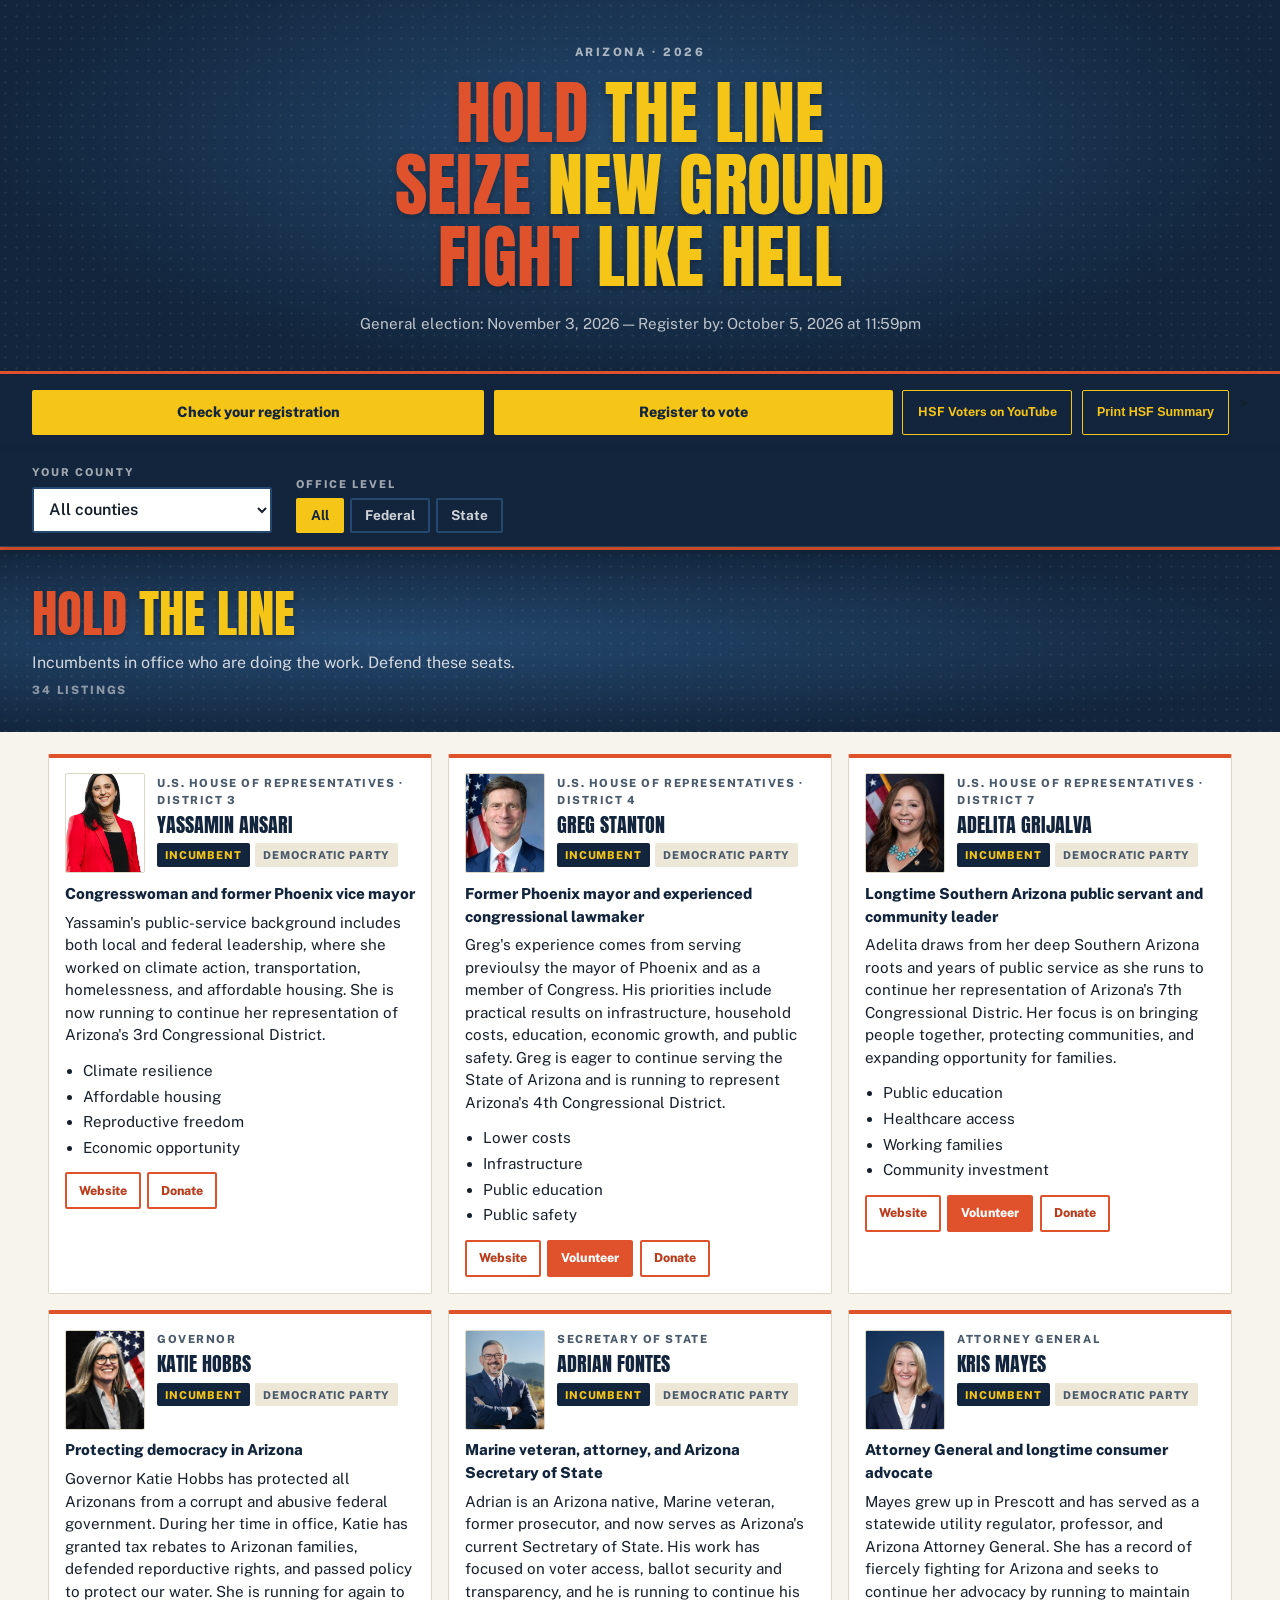
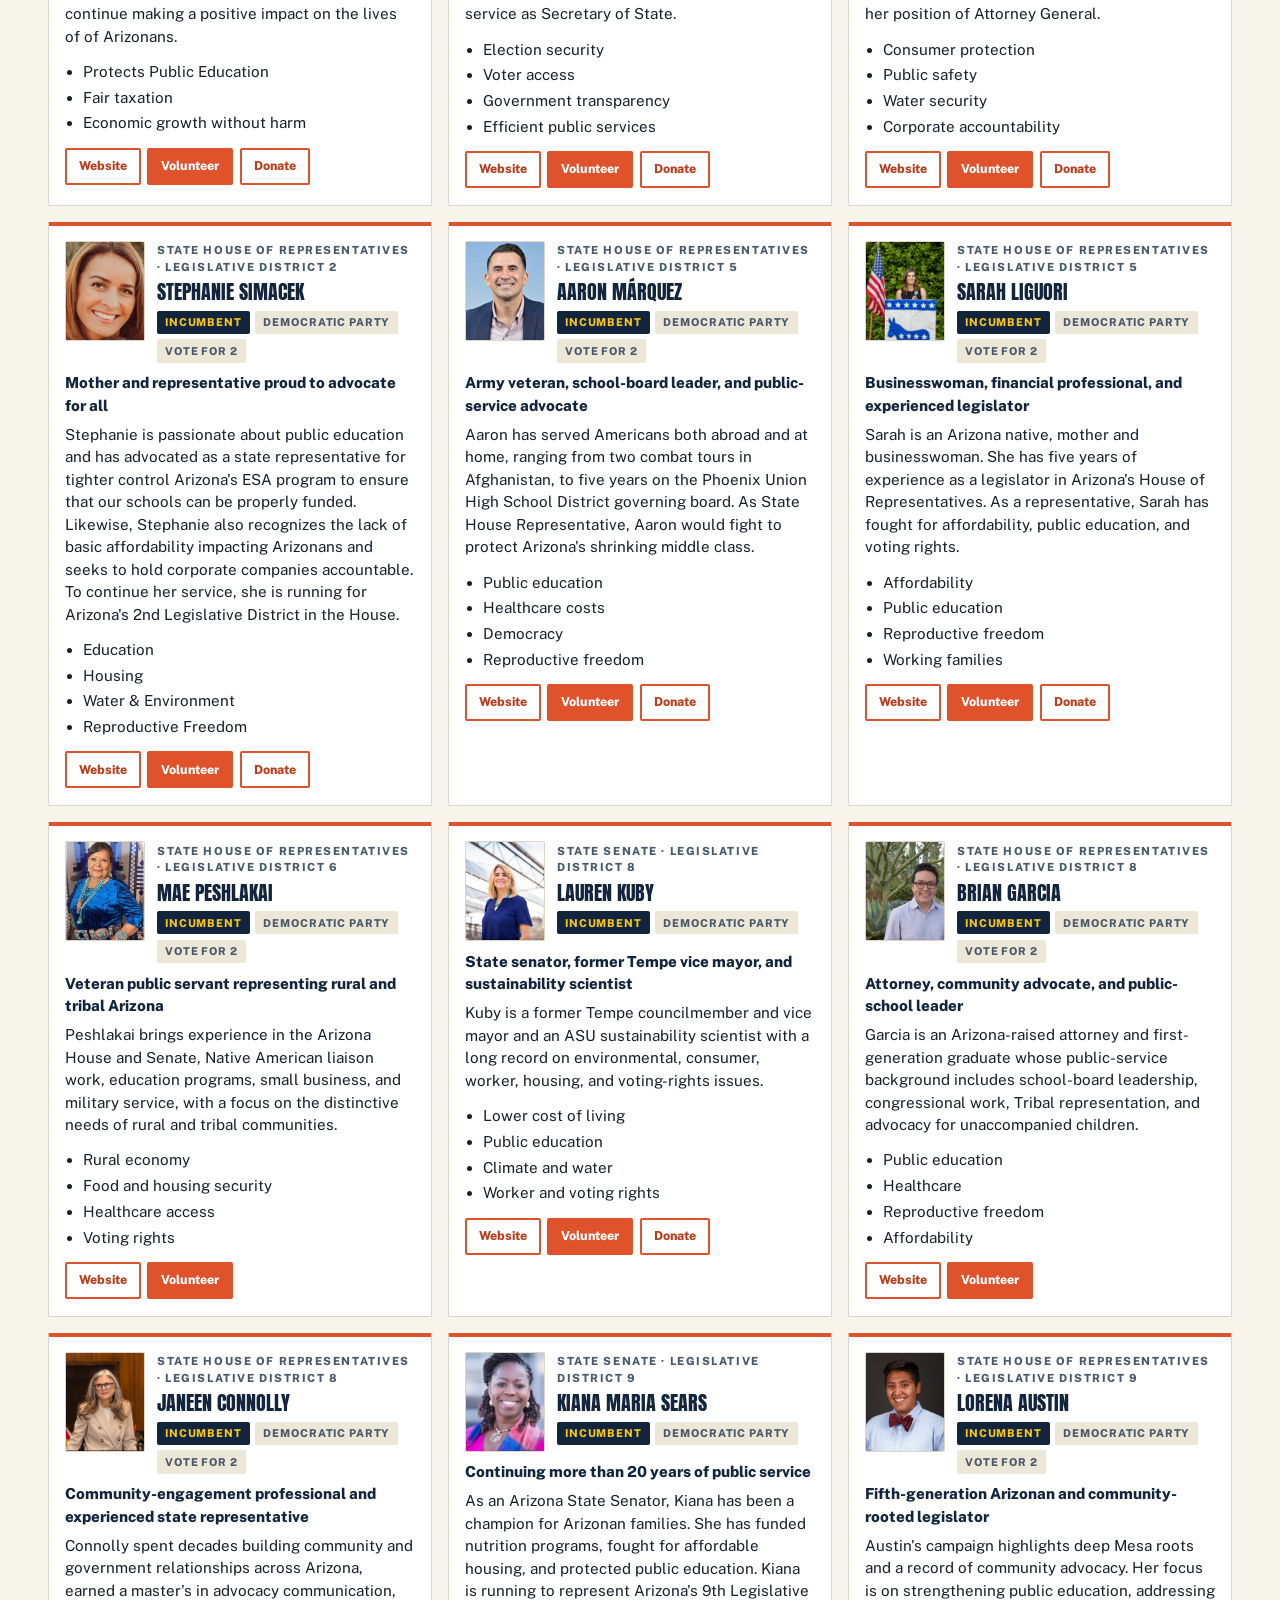
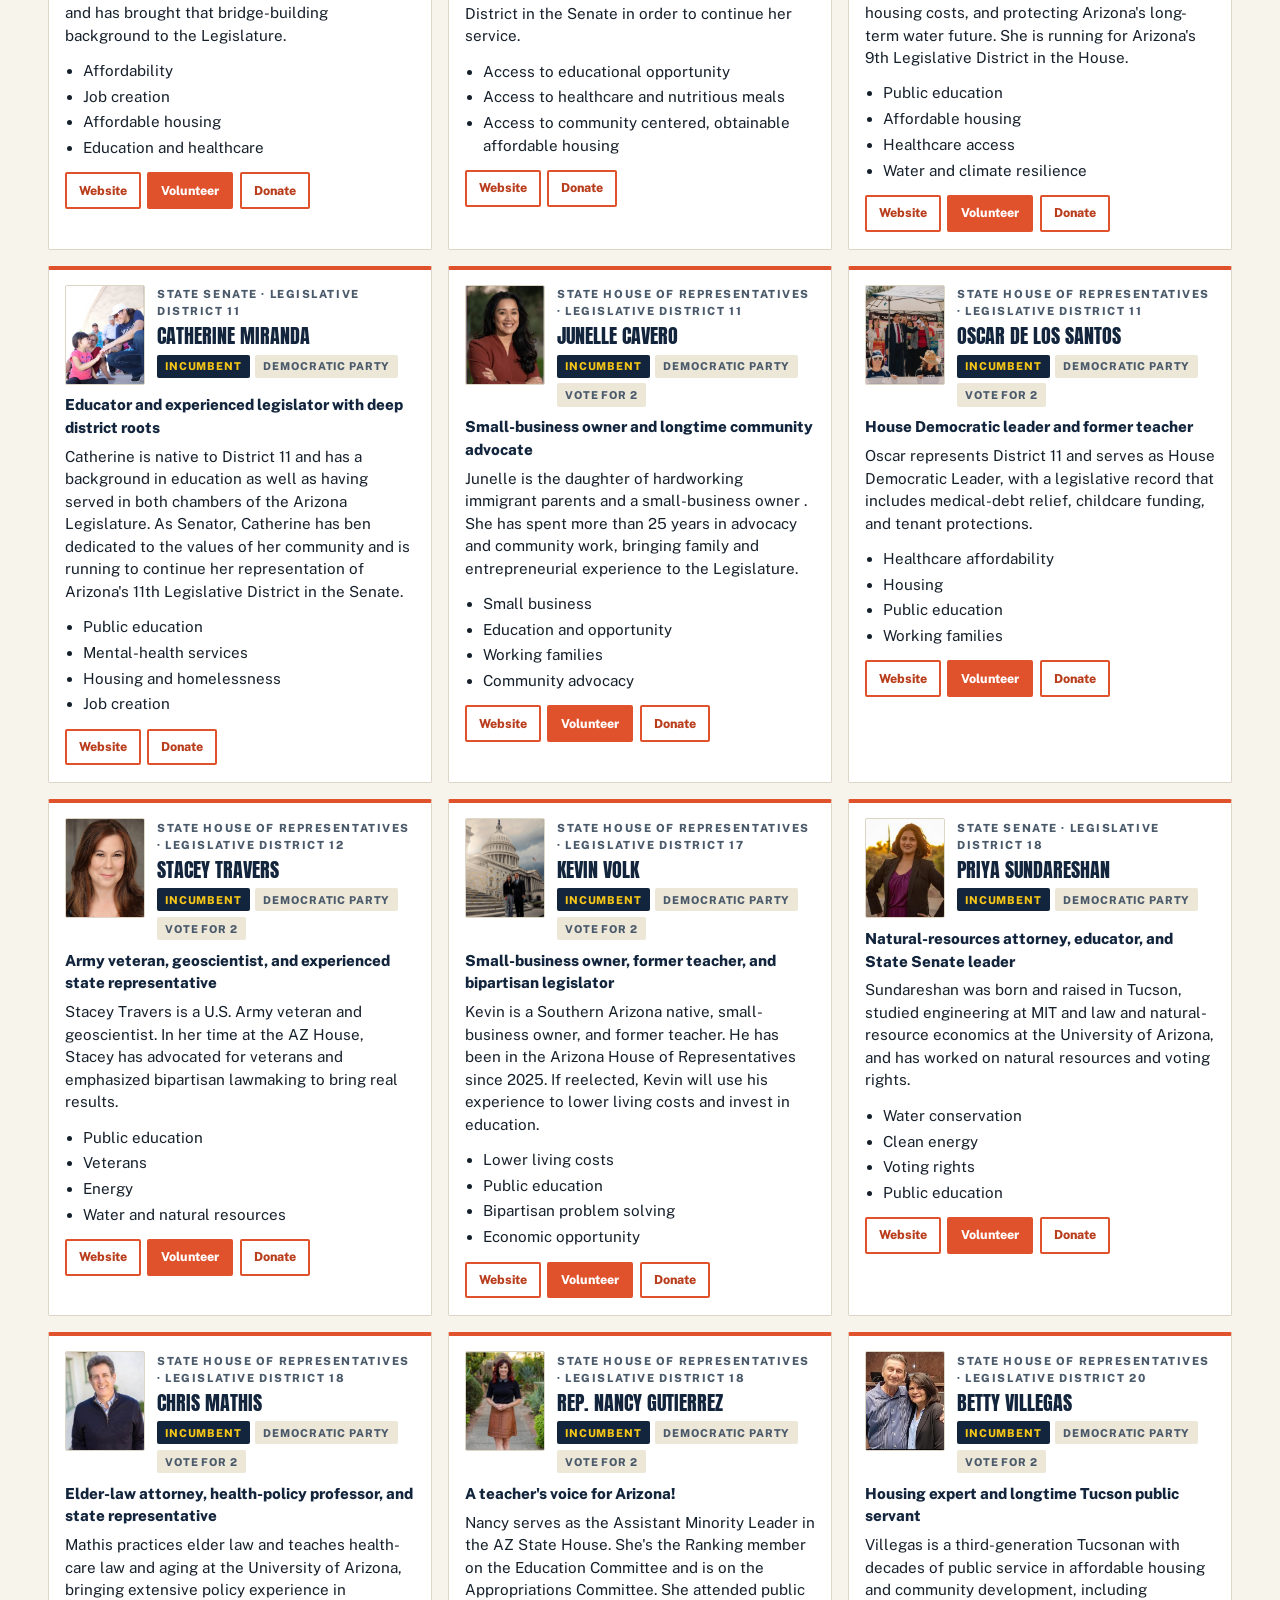
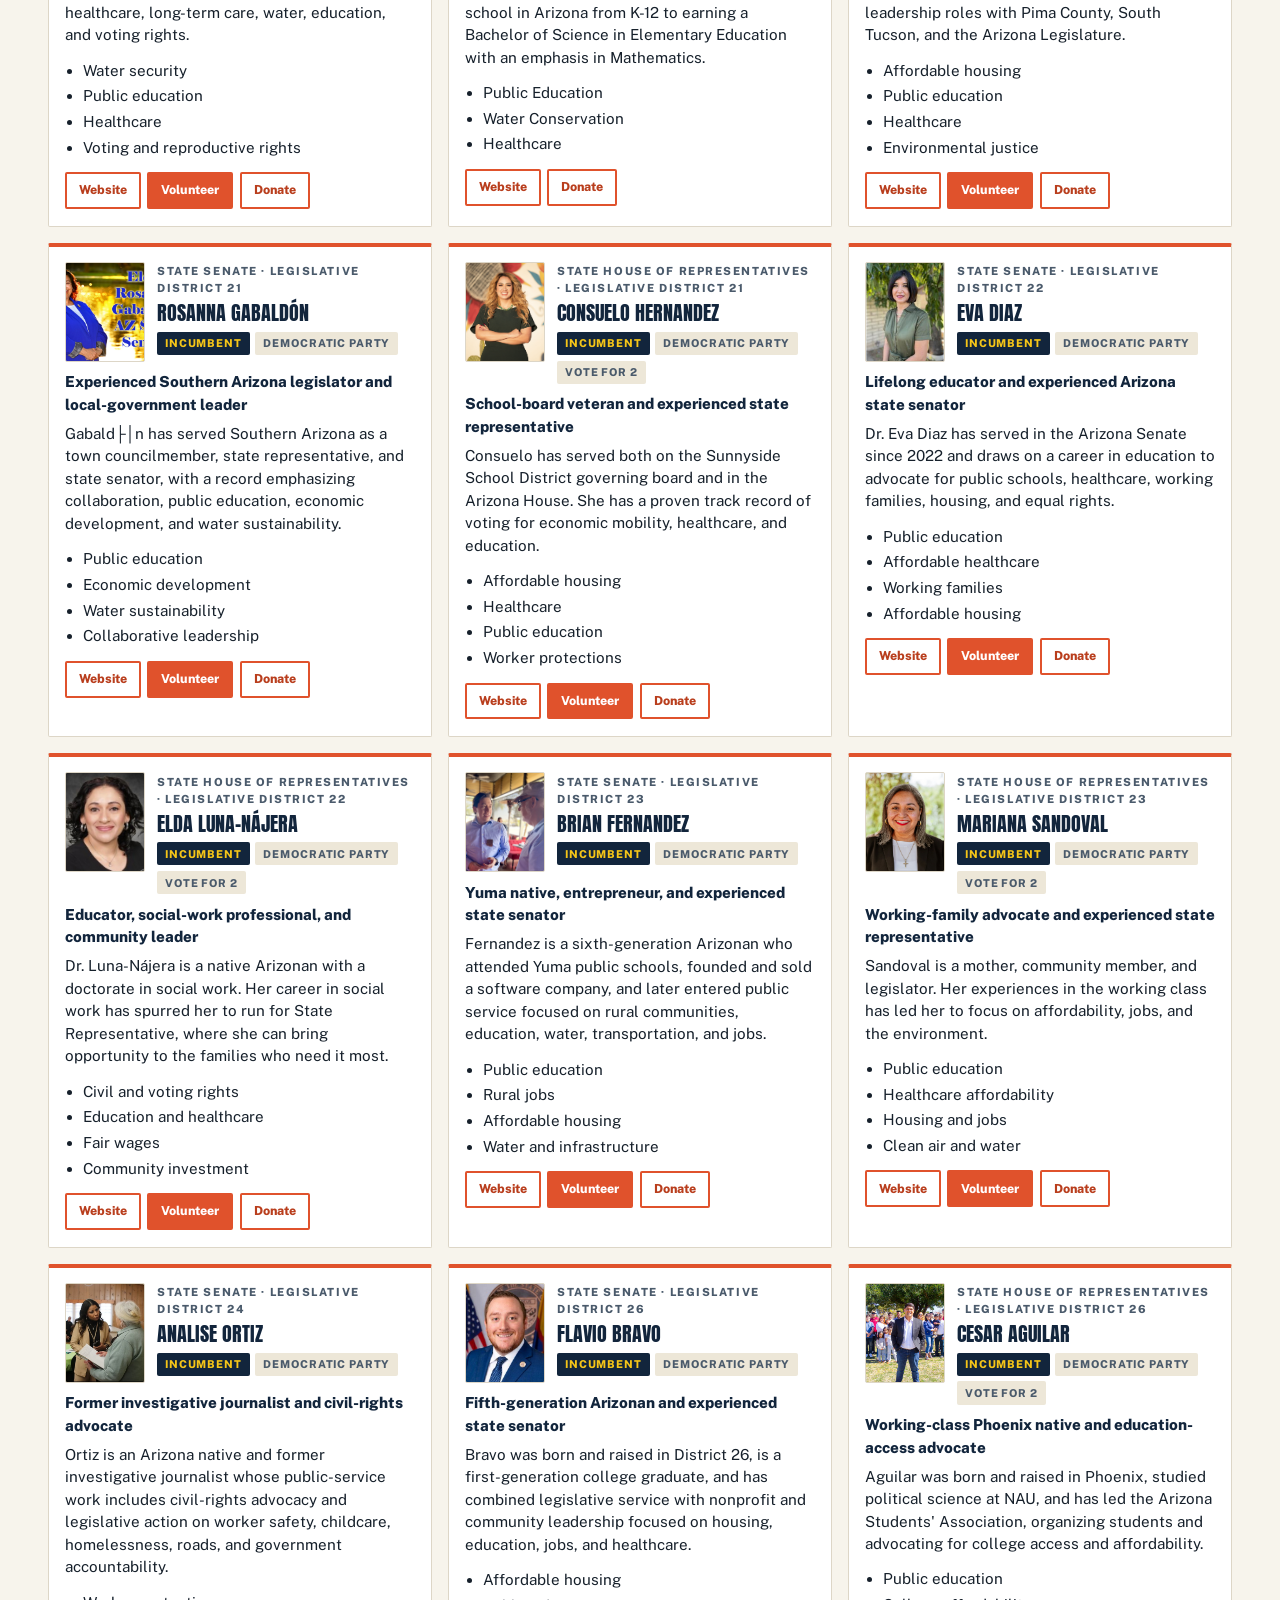
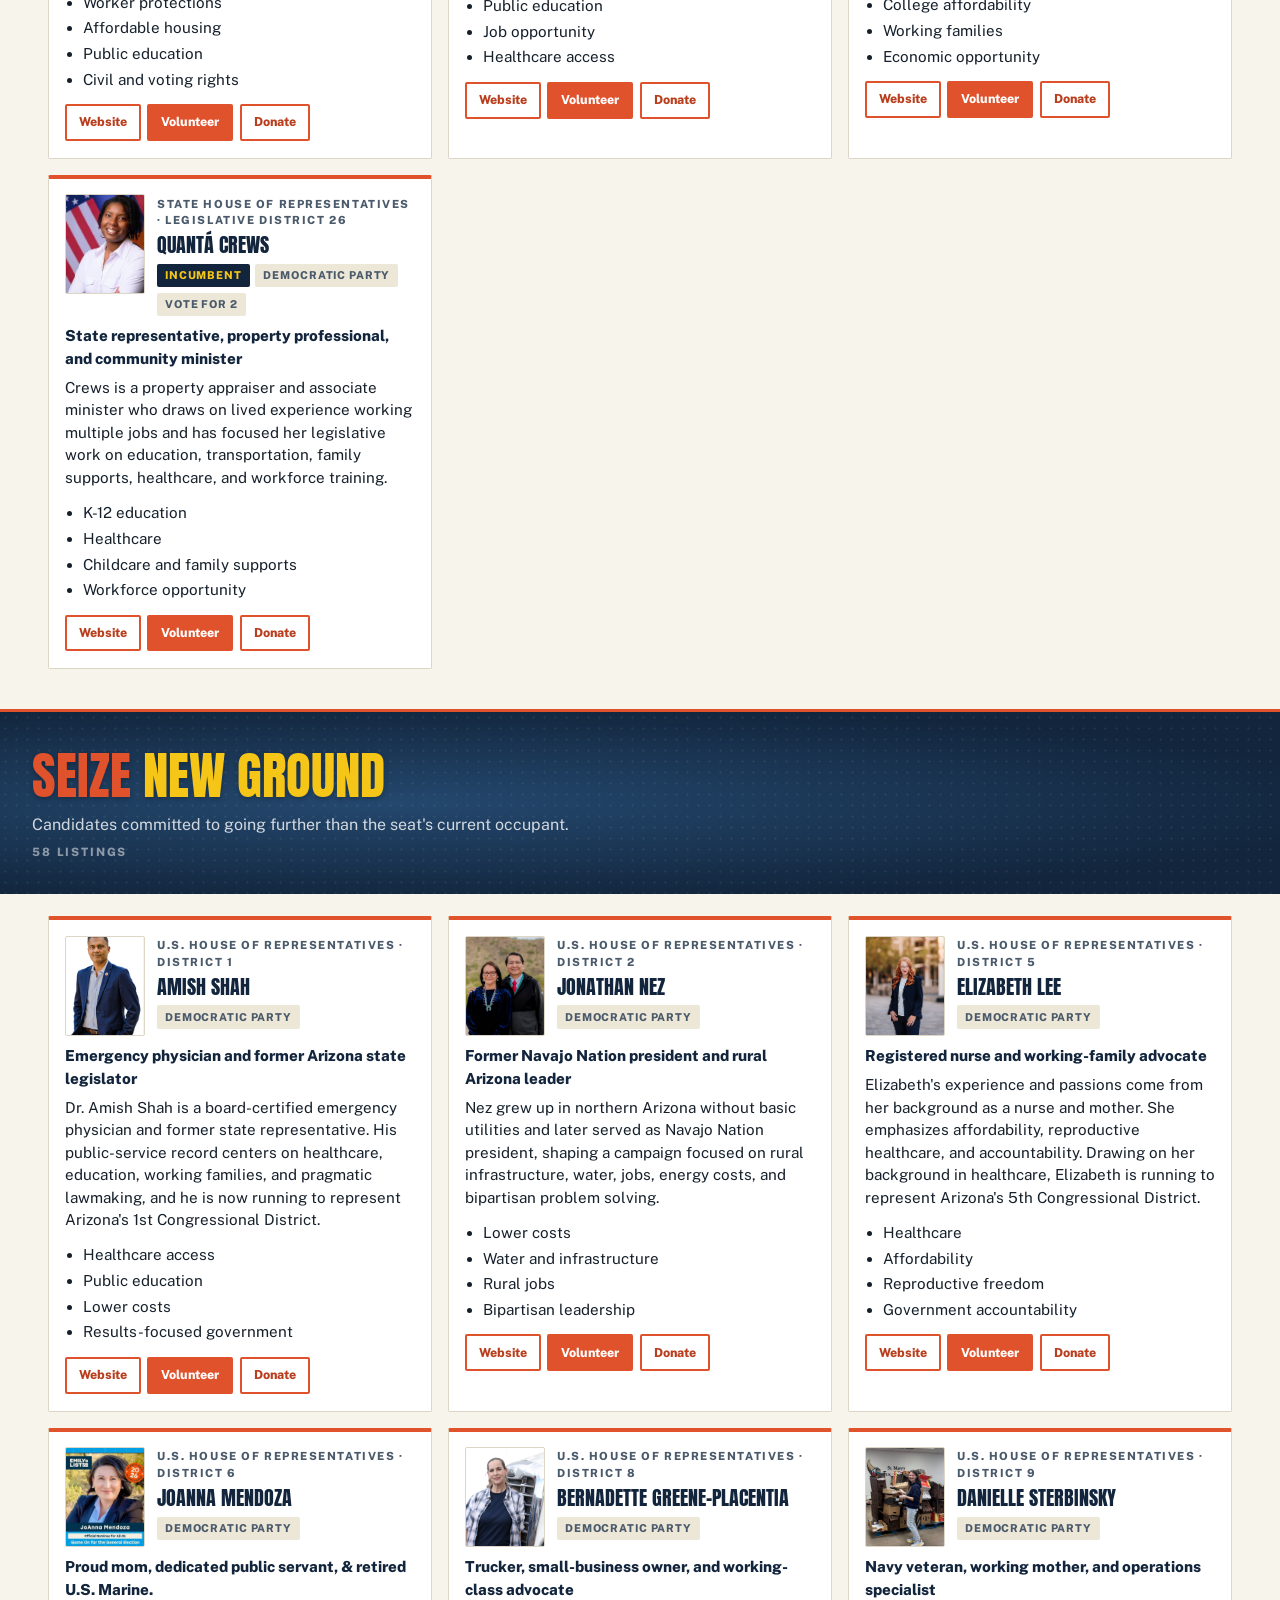
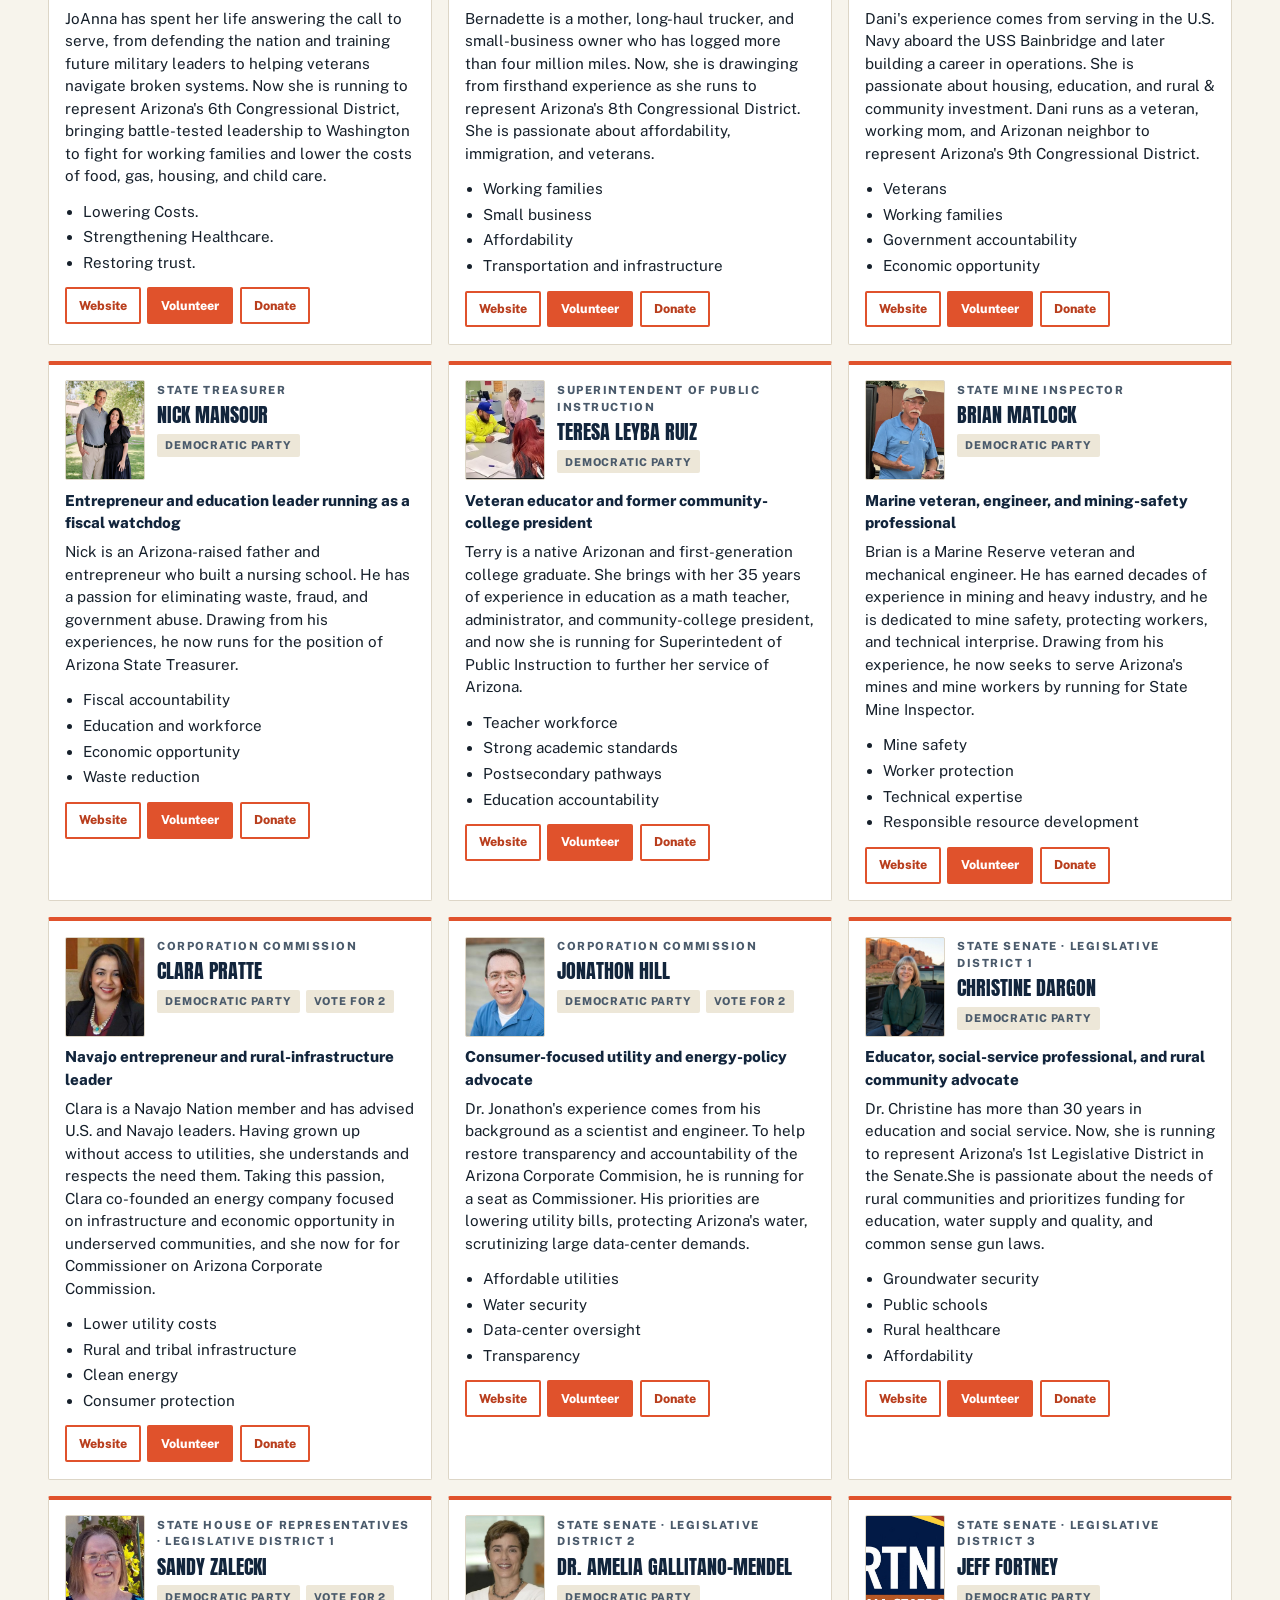
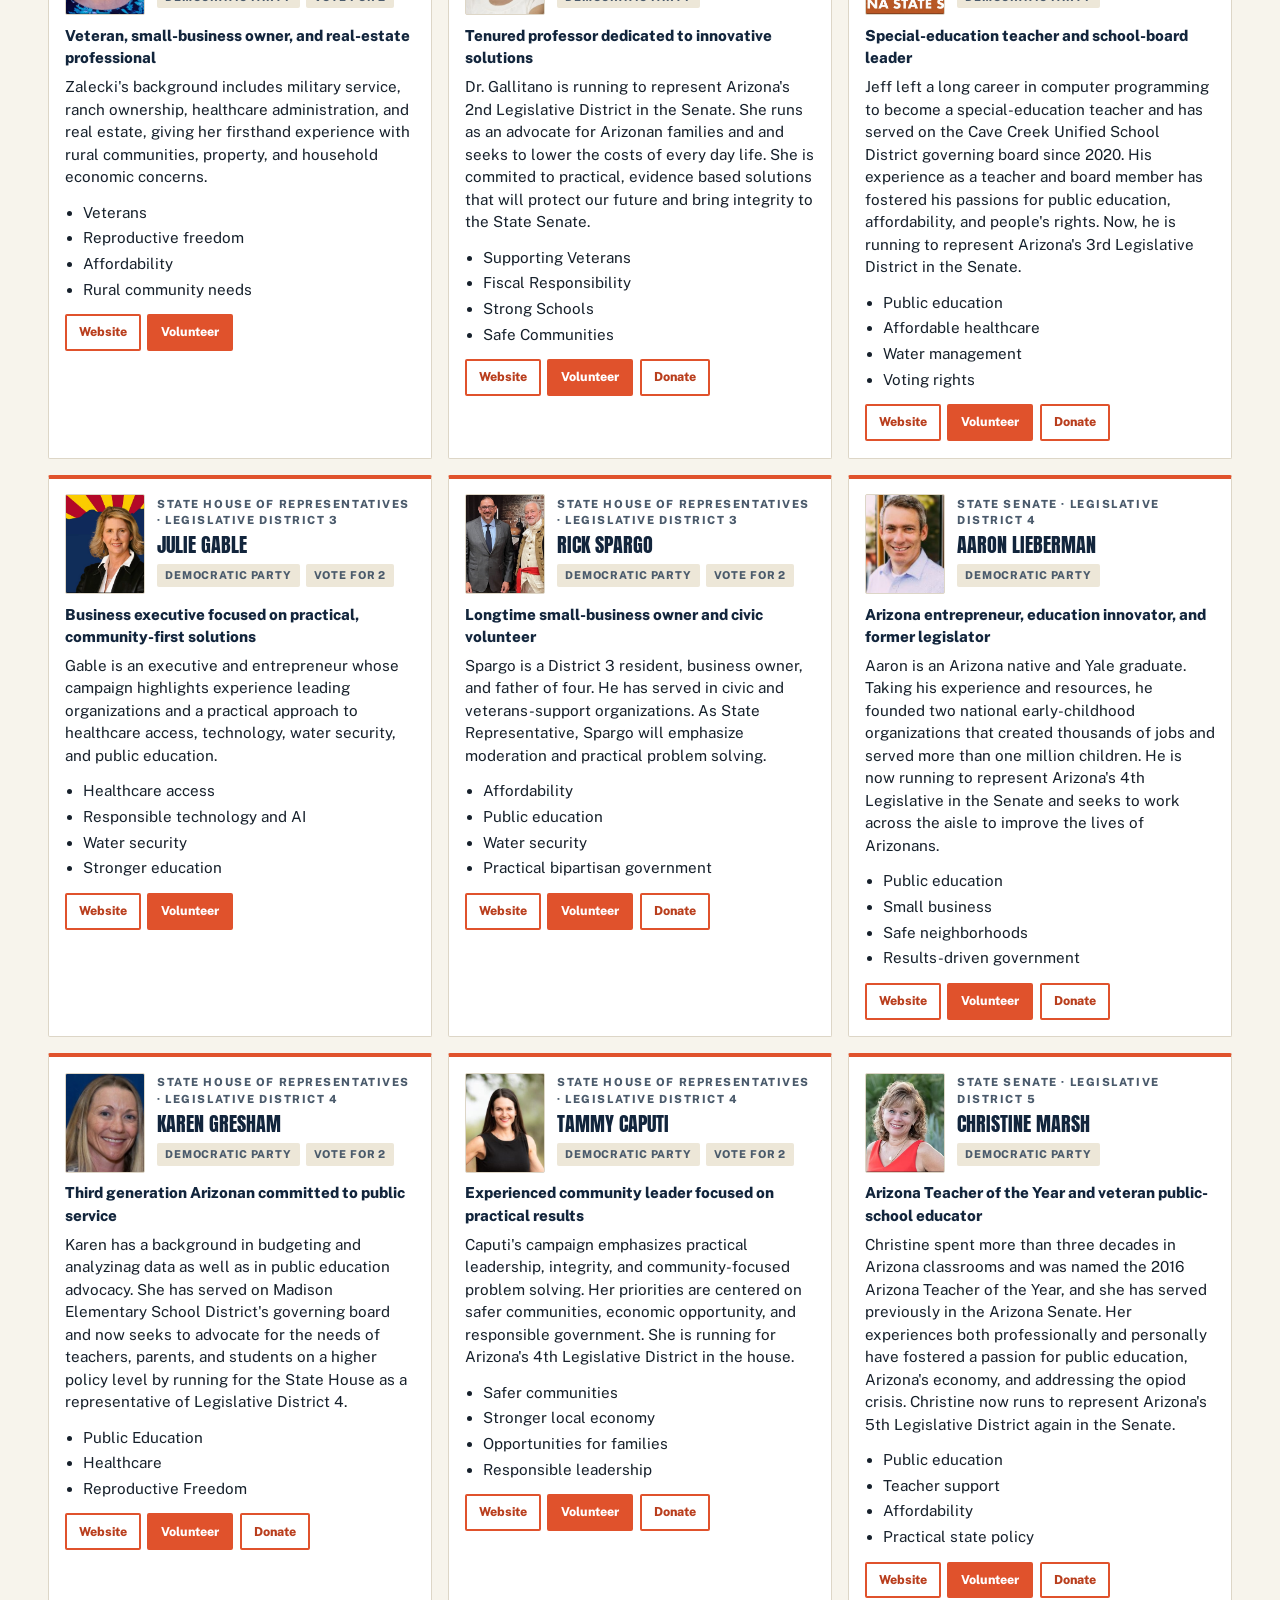
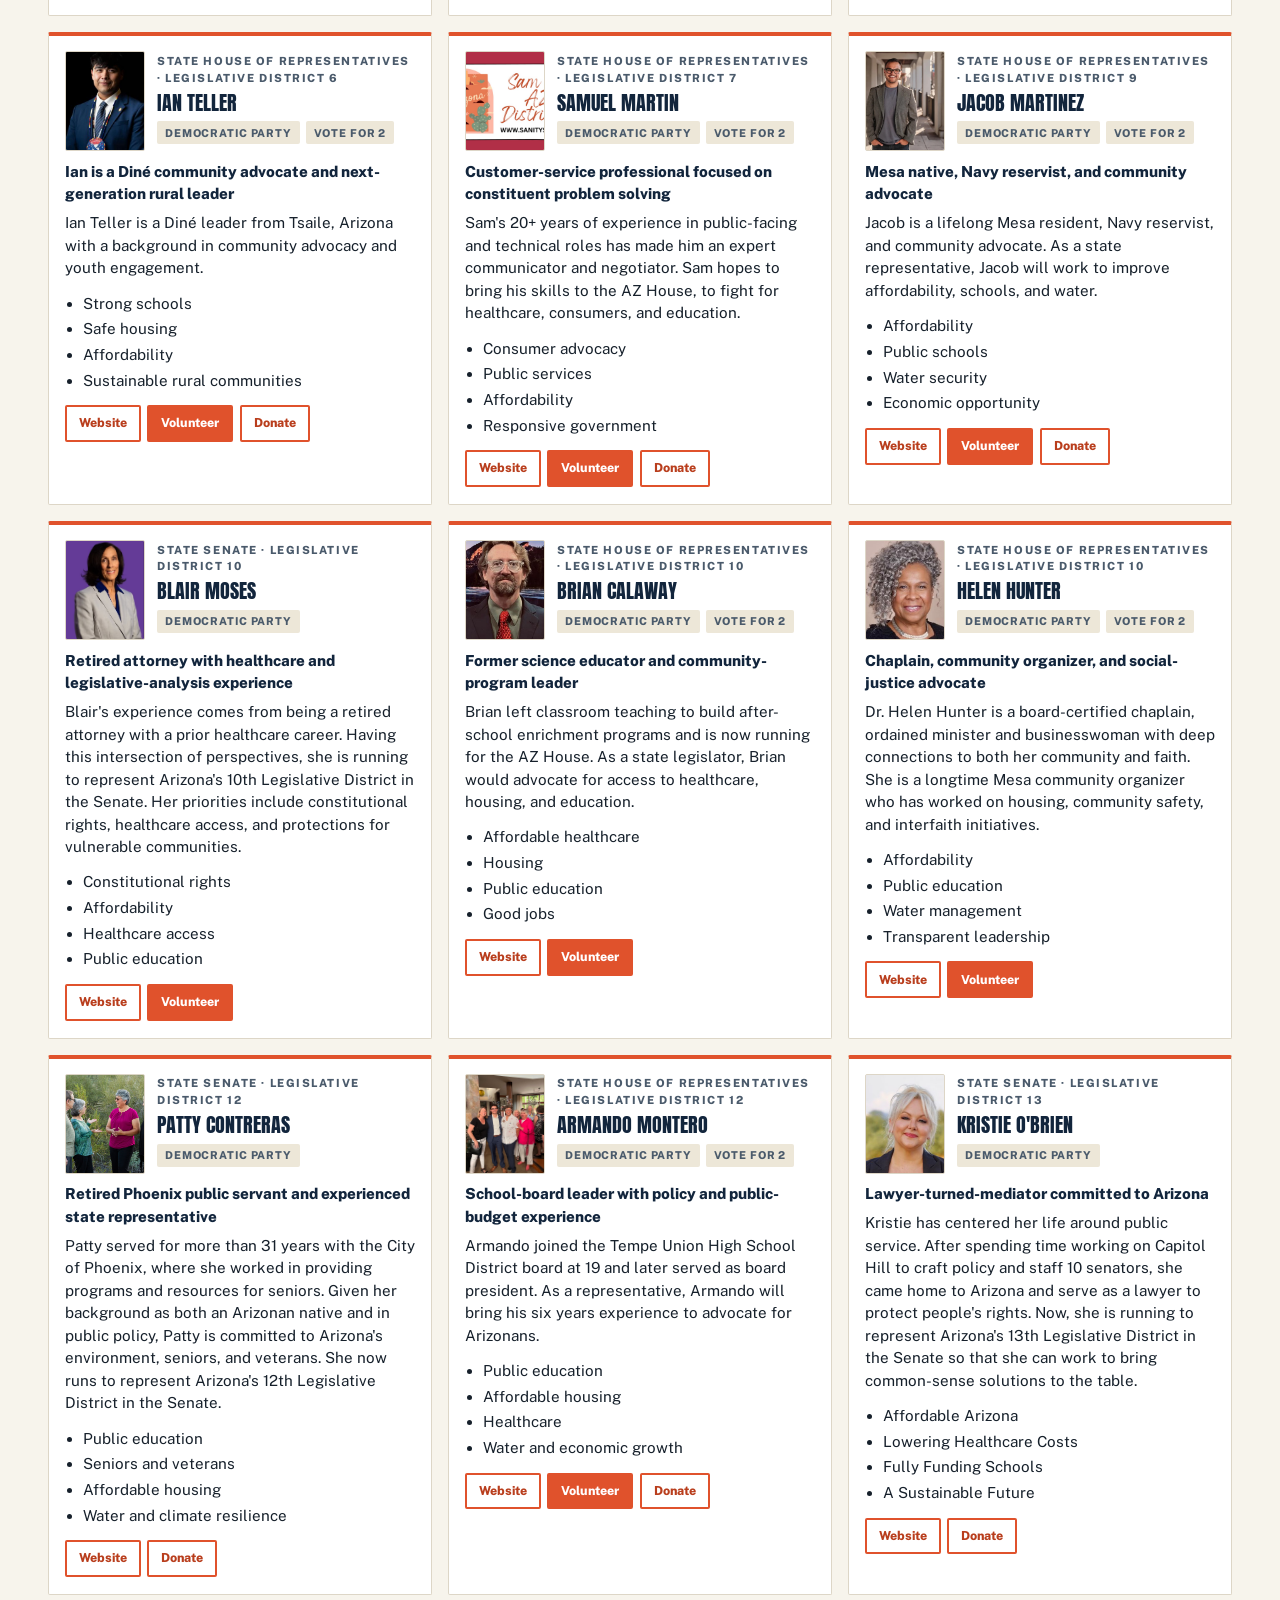
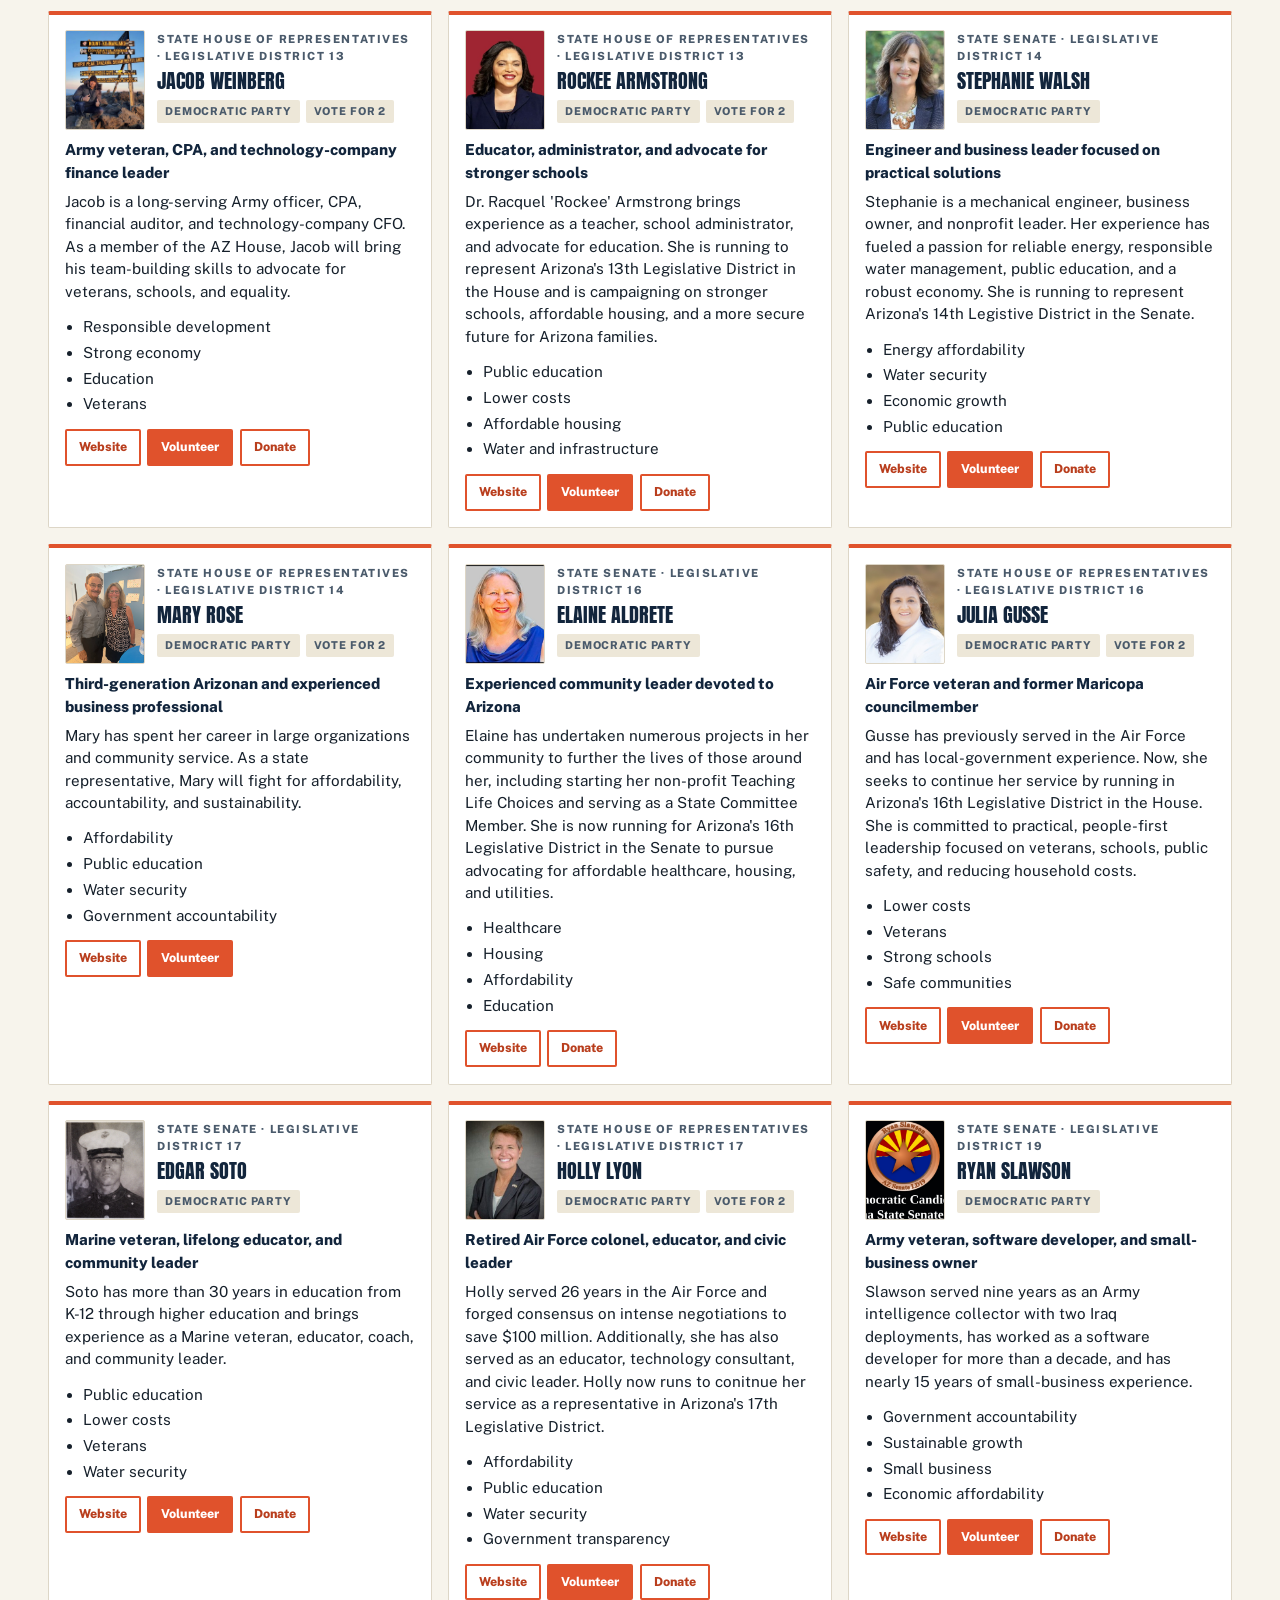
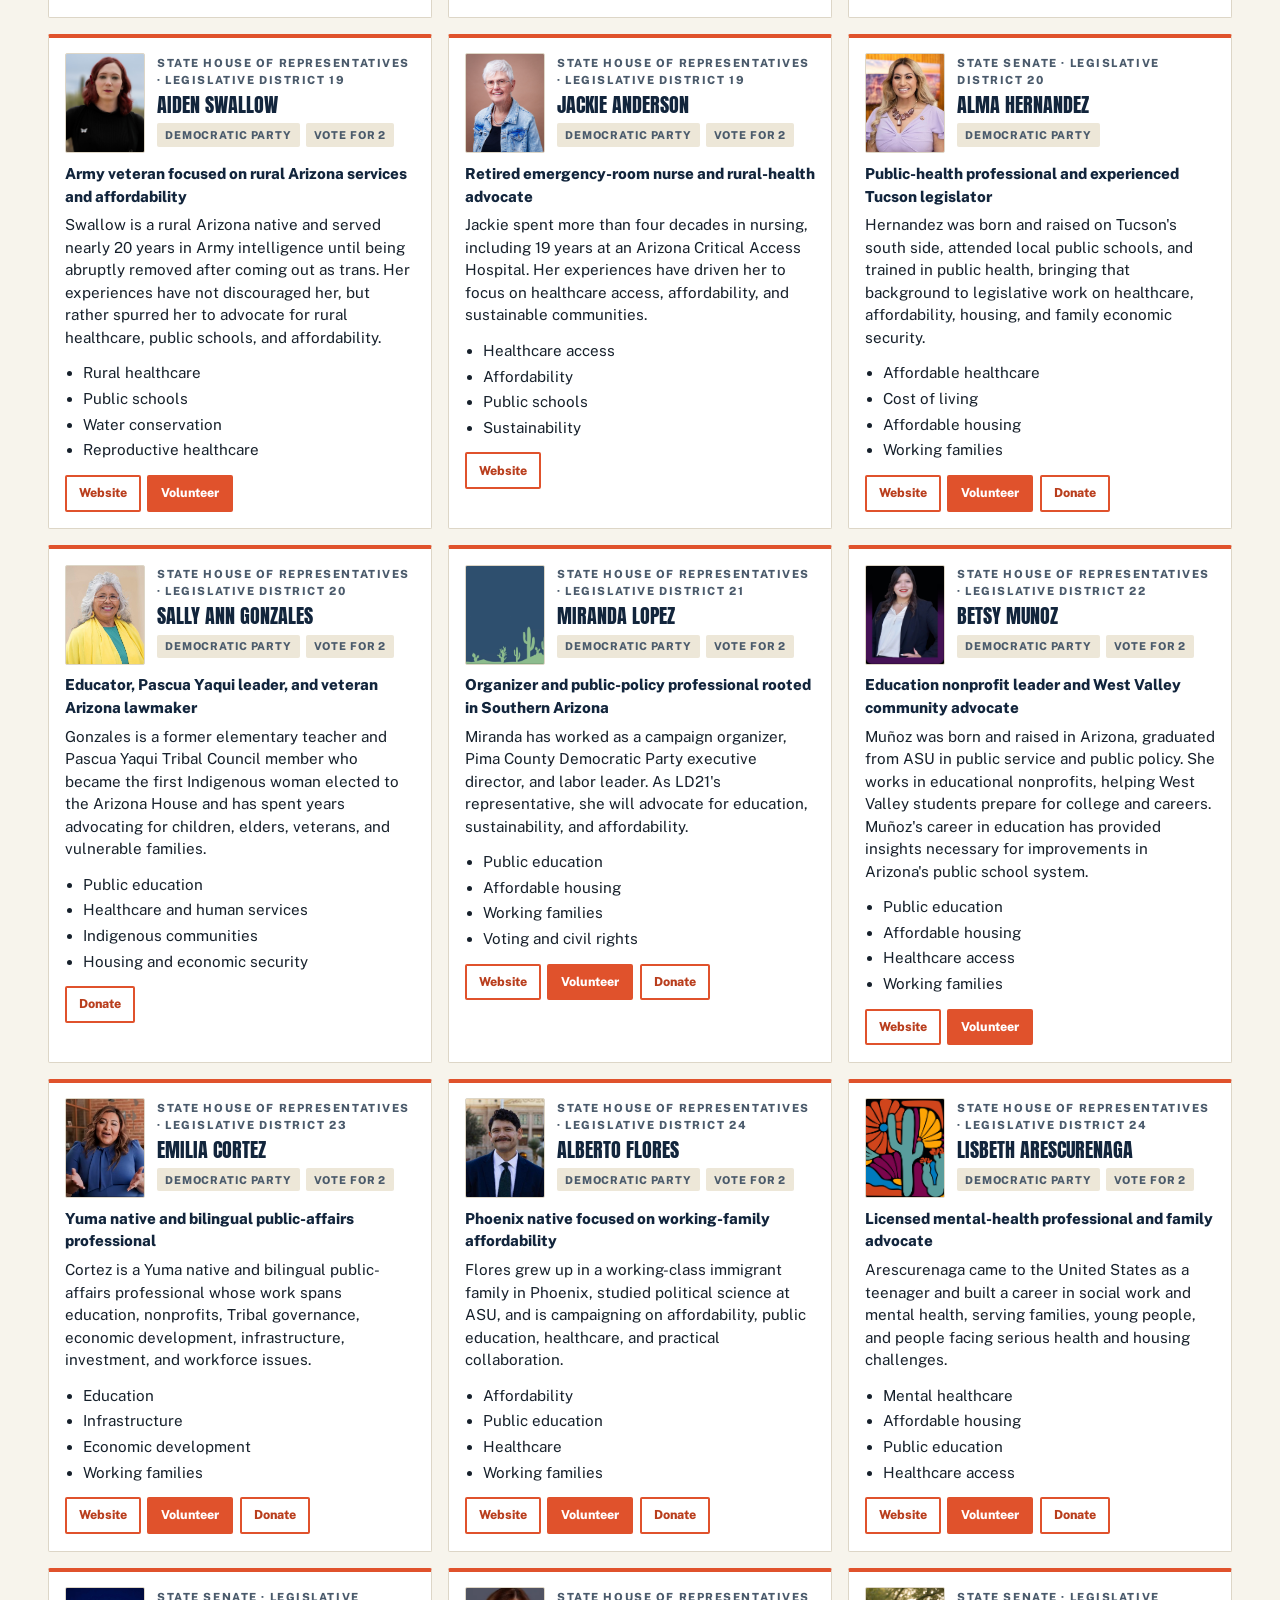
<file: index.html>
<!DOCTYPE html>
<html lang="en">
<head>
<meta charset="utf-8">
<meta name="viewport" content="width=device-width, initial-scale=1">
<title>HSF Voter Guide</title>
<meta name="description" content="Arizona voter guide. Hold the Line. Seize New Ground. Fight Like Hell.">

<meta property="og:title" content="HSF Voter Guide">
<meta property="og:description" content="Hold the Line. Seize New Ground. Fight Like Hell.">
<meta property="og:type" content="website">

<link rel="preconnect" href="https://fonts.googleapis.com">
<link rel="preconnect" href="https://fonts.gstatic.com" crossorigin>
<link href="https://fonts.googleapis.com/css2?family=Anton&family=Public+Sans:ital,wght@0,400;0,600;0,800;1,400&display=swap" rel="stylesheet">

<link rel="stylesheet" href="styles.css?v=7">
</head>
<body>

<a class="skip-link" href="#main">Skip to the guide</a>

<!-- ============ MASTHEAD ============ -->
<header class="masthead">
  <div class="masthead-inner">
    <p class="eyebrow" id="cycle-line">Arizona</p>
    <h1 class="wordmark">
      <span class="wm-line"><span class="lead">Hold</span> the Line</span>
      <span class="wm-line"><span class="lead">Seize</span> New Ground</span>
      <span class="wm-line"><span class="lead">Fight</span> Like Hell</span>
    </h1>
    <p class="masthead-sub" id="masthead-sub"></p>
  </div>
</header>

<!-- ============ VOTER TOOLS ============ -->
<section class="voter-tools" aria-label="Voter registration tools">
  <div class="tools-inner">
    <span id="voter-tools" style="display:contents"></span>
        <button class="toolbtn toolbtn-quiet" id="print-btn" type="button" onclick="window.print()">Print HSF Summary</button>>
  </div>
</section>

<!-- ============ FILTER BAR ============ -->
<nav class="filterbar" aria-label="Filter the guide">
  <div class="filterbar-inner">

    <div class="filter-group">
      <label class="filter-label" for="county-select">Your county</label>
      <select id="county-select" class="county-select"></select>
    </div>

    <div class="filter-group filter-group-levels" id="level-group">
      <span class="filter-label" id="level-label">Office level</span>
      <div class="chiprow" role="group" aria-labelledby="level-label" id="level-chips"></div>
    </div>

  </div>
</nav>

<!-- ============ MAIN ============ -->
<main id="main">
<div class="print-header" aria-hidden="true">
  <svg width="120" height="40" viewBox="0 0 120 40"><rect x="1" y="1" width="118" height="38" fill="none" stroke="#000" stroke-width="2"/><text x="60" y="26" text-anchor="middle" font-family="sans-serif" font-weight="bold" font-size="16">HSF</text></svg>
  <div class="print-title">Hold Seize Fight — 2026 General Election</div>
  <div class="print-note">Report any problems voting: <strong>866-OUR-VOTE</strong> (866-687-8683). Your legislative district is printed on your voter registration card.</div>
</div>

  <!-- status / error region -->
  <div id="status" class="status" role="status" aria-live="polite"></div>

  <!-- ---- CATEGORY 1: HOLD THE LINE ---- -->
  <section class="category" id="section-hold_the_line" data-category="hold_the_line">
    <div class="category-head">
      <h2 class="category-title"><span class="lead">Hold</span> the Line</h2>
      <p class="category-blurb" data-role="blurb"></p>
      <p class="category-count" data-role="count"></p>
    </div>
    <div class="cardgrid" data-role="cards"></div>
    <p class="empty" data-role="empty" hidden>No entries yet for this county.</p>
  </section>

  <!-- ---- CATEGORY 2: SEIZE NEW GROUND ---- -->
  <section class="category" id="section-seize_new_ground" data-category="seize_new_ground">
    <div class="category-head">
      <h2 class="category-title"><span class="lead">Seize</span> New Ground</h2>
      <p class="category-blurb" data-role="blurb"></p>
      <p class="category-count" data-role="count"></p>
    </div>
    <div class="cardgrid" data-role="cards"></div>
    <p class="empty" data-role="empty" hidden>No entries yet for this county.</p>
  </section>
      <!-- ---- BALLOT PROPOSITIONS ---- -->
  <section class="category" id="section-propositions">
    <div class="category-head">
      <h2 class="category-title"><span class="lead">Ballot</span> Propositions</h2>
    </div>
    <p class="prop-intro" id="prop-intro"></p>
    <div class="prop-list" id="prop-list"></div>
  </section>

  <!-- ---- CATEGORY 3: FIGHT LIKE HELL ---- -->
  <section class="category category-orgs" id="section-fight_like_hell" data-category="fight_like_hell">
    <div class="category-head">
      <h2 class="category-title"><span class="lead">Fight</span> Like Hell</h2>
      <p class="category-blurb" data-role="blurb"></p>
      <p class="category-count" data-role="count"></p>
    </div>
    <div class="cardgrid" data-role="cards"></div>
    <p class="empty" data-role="empty" hidden>No organizations listed yet for this county.</p>
  </section>


</main>

<!-- ============ FOOTER ============ -->
<footer class="footer">
  <div class="footer-inner">
    <h2 class="footer-head">How this guide is made</h2>
    <p id="methodology" class="footer-text"></p>

    <dl class="footer-meta" id="footer-meta"></dl>

    <p class="disclaimer" id="paid-for-by"></p>
  </div>
</footer>

<noscript>
  <div class="noscript-note">
    This guide needs JavaScript turned on to display. Turn it on in your browser settings and reload the page.
  </div>
</noscript>

<script src="app.js?v=7"></script>
</body>
</html>
</file>
<file: styles.css>
/* ============================================================
   HSF VOTER GUIDE - STYLESHEET
   Palette and lettering derived from the printed HSF card.
   Mobile-first. Breakpoints go up from here.
   ============================================================ */

:root {
  --navy-deep: #12253C;
  --navy:      #1B3A5C;
  --navy-lift: #24486E;
  --orange:    #E0522C;
  --orange-dk: #B93E1D;
  --gold:      #F5C518;
  --paper:     #F7F4EC;
  --card:      #FFFFFF;
  --ink:       #16202B;
  --ink-soft:  #4A5A6B;
  --rule:      #DDD6C7;

  --display: "Anton", "Arial Narrow", sans-serif;
  --body: "Public Sans", -apple-system, BlinkMacSystemFont, "Segoe UI", sans-serif;

  --wrap: 62rem;
  --pad: 1.25rem;

  /* halftone dot field, lifted from the card background */
  --halftone: radial-gradient(circle, rgba(255,255,255,0.055) 1.1px, transparent 1.2px);
  --halftone-size: 11px 11px;
}

/* ---------- reset ---------- */
*, *::before, *::after { box-sizing: border-box; }

html { -webkit-text-size-adjust: 100%; }

body {
  margin: 0;
  background: var(--paper);
  color: var(--ink);
  font-family: var(--body);
  font-size: 1.0625rem;
  line-height: 1.55;
}

h1, h2, h3 { margin: 0; }
p { margin: 0 0 0.85em; }
ul { margin: 0 0 0.85em; padding-left: 1.15rem; }
img { max-width: 100%; display: block; }

a {
  color: var(--orange-dk);
  text-underline-offset: 0.15em;
  text-decoration-thickness: 0.09em;
}
a:hover { color: var(--orange); }

:focus-visible {
  outline: 3px solid var(--orange);
  outline-offset: 2px;
}

.skip-link {
  position: absolute;
  left: -9999px;
  top: 0;
  background: var(--gold);
  color: var(--navy-deep);
  padding: 0.7rem 1rem;
  font-weight: 800;
  z-index: 100;
}
.skip-link:focus { left: 0; }

/* ---------- shared lettering treatment ---------- */
/* The card's signature: heavy condensed caps, orange lead word, gold remainder. */
.lead { color: var(--orange); }

/* ---------- masthead ---------- */
.masthead {
  background-color: var(--navy);
  background-image:
    var(--halftone),
    radial-gradient(ellipse at 50% 38%, var(--navy-lift) 0%, var(--navy-deep) 72%);
  background-size: var(--halftone-size), cover;
  color: var(--gold);
  padding: 2.75rem var(--pad) 2.25rem;
  text-align: center;
}

.masthead-inner {
  max-width: var(--wrap);
  margin: 0 auto;
}

.eyebrow {
  font-family: var(--body);
  font-weight: 800;
  font-size: 0.72rem;
  letter-spacing: 0.22em;
  text-transform: uppercase;
  color: rgba(255,255,255,0.62);
  margin: 0 0 1.1rem;
}

.wordmark {
  font-family: var(--display);
  font-weight: 400;
  text-transform: uppercase;
  color: var(--gold);
  line-height: 0.94;
  letter-spacing: 0.005em;
  display: flex;
  flex-direction: column;
  gap: 0.5rem;
  font-size: clamp(2.1rem, 10.5vw, 4.4rem);
  text-shadow: 0 2px 6px rgba(0,0,0,0.28);
}

.masthead-sub {
  margin: 1.4rem 0 0;
  color: rgba(255,255,255,0.72);
  font-size: 0.95rem;
}

/* ---------- voter tools ---------- */
.voter-tools {
  background: var(--navy-deep);
  border-top: 3px solid var(--orange);
  padding: 1rem var(--pad);
}

.tools-inner {
  max-width: var(--wrap);
  margin: 0 auto;
  display: flex;
  flex-wrap: wrap;
  gap: 0.6rem;
  justify-content: center;
}

.toolbtn {
  display: inline-block;
  background: var(--gold);
  color: var(--navy-deep);
  font-weight: 800;
  font-size: 0.9rem;
  padding: 0.7rem 1.1rem;
  border-radius: 2px;
  text-decoration: none;
  flex: 1 1 auto;
  text-align: center;
  min-width: 13rem;
}
.toolbtn:hover { background: #FFD84D; color: var(--navy-deep); }

.toolbtn-quiet {
  background: transparent;
  color: var(--gold);
  border: 1px solid var(--gold);
  font-size: 0.78rem;
  font-weight: 700;
  padding: 0.7rem 0.9rem;
  min-width: 0;
  flex: 0 0 auto;
}
.toolbtn-quiet:hover { background: var(--gold); color: var(--navy-deep); }

/* ---------- filter bar ---------- */
.filterbar {
  position: sticky;
  top: 0;
  z-index: 40;
  background: var(--navy-deep);
  border-bottom: 1px solid rgba(255,255,255,0.14);
  padding: 0.85rem var(--pad);
  box-shadow: 0 3px 10px rgba(0,0,0,0.18);
}

.filterbar-inner {
  max-width: var(--wrap);
  margin: 0 auto;
  display: flex;
  flex-direction: column;
  gap: 0.75rem;
}

.filter-label {
  display: block;
  font-size: 0.68rem;
  font-weight: 800;
  letter-spacing: 0.18em;
  text-transform: uppercase;
  color: rgba(255,255,255,0.6);
  margin-bottom: 0.35rem;
}

.county-select {
  width: 100%;
  font-family: var(--body);
  font-size: 1rem;
  font-weight: 600;
  padding: 0.65rem 0.7rem;
  border: 2px solid var(--navy-lift);
  border-radius: 2px;
  background: #FFFFFF;
  color: var(--ink);
}

.chiprow {
  display: flex;
  flex-wrap: wrap;
  gap: 0.4rem;
}

.chip {
  font-family: var(--body);
  font-size: 0.85rem;
  font-weight: 700;
  padding: 0.45rem 0.8rem;
  border: 2px solid var(--navy-lift);
  border-radius: 2px;
  background: transparent;
  color: rgba(255,255,255,0.8);
  cursor: pointer;
}
.chip:hover { border-color: var(--gold); color: #FFFFFF; }
.chip[aria-pressed="true"] {
  background: var(--gold);
  border-color: var(--gold);
  color: var(--navy-deep);
}

/* ---------- status ---------- */
.status {
  max-width: var(--wrap);
  margin: 0 auto;
  padding: 0 var(--pad);
}

.status:empty { display: none; }

.status-msg {
  background: #FFF3D6;
  border-left: 5px solid var(--orange);
  padding: 1rem 1.1rem;
  margin: 1.5rem 0;
}

.status-msg h2 {
  font-family: var(--body);
  font-size: 1.05rem;
  font-weight: 800;
  margin: 0 0 0.4rem;
}

/* ---------- category bands ---------- */
/* Signature element: three navy halftone bands descending the page,
   each carrying the printed card's exact lettering. */
.category { margin: 0 0 0.5rem; }

.category-head {
  background-color: var(--navy);
  background-image:
    var(--halftone),
    radial-gradient(ellipse at 30% 50%, var(--navy-lift) 0%, var(--navy-deep) 78%);
  background-size: var(--halftone-size), cover;
  padding: 2rem var(--pad) 1.75rem;
  border-top: 3px solid var(--orange);
}

.category-title {
  font-family: var(--display);
  font-weight: 400;
  text-transform: uppercase;
  color: var(--gold);
  line-height: 0.95;
  font-size: clamp(1.9rem, 9vw, 3.2rem);
  max-width: var(--wrap);
  margin: 0 auto;
  text-shadow: 0 2px 5px rgba(0,0,0,0.25);
}

.category-blurb {
  max-width: var(--wrap);
  margin: 0.75rem auto 0;
  color: rgba(255,255,255,0.8);
  font-size: 1rem;
}

.category-count {
  max-width: var(--wrap);
  margin: 0.4rem auto 0;
  font-size: 0.72rem;
  font-weight: 800;
  letter-spacing: 0.16em;
  text-transform: uppercase;
  color: rgba(255,255,255,0.5);
}

/* ---------- cards ---------- */
.cardgrid {
  max-width: var(--wrap);
  margin: 0 auto;
  padding: 1.4rem var(--pad) 2rem;
  display: grid;
  grid-template-columns: 1fr;
  gap: 0.9rem;
}

.entry {
  background: var(--card);
  border: 1px solid var(--rule);
  border-top: 4px solid var(--orange);
  border-radius: 2px;
  padding: 0.95rem 1rem 1.05rem;
  font-size: 0.95rem;
  line-height: 1.48;
}

/* ---------- card header: portrait plus name ---------- */
.entry-head {
  display: flex;
  gap: 0.75rem;
  align-items: flex-start;
  margin-bottom: 0.6rem;
}

.entry-headtext {
  min-width: 0;
  padding-top: 0.1rem;
}

/* 4:5 portrait. Cover crop weighted toward the top so heads survive
   inconsistent source photos from campaign press kits. */
.entry-portrait {
  flex: 0 0 auto;
  width: 76px;
  aspect-ratio: 4 / 5;
  border-radius: 2px;
  border: 1px solid var(--rule);
  overflow: hidden;
  background: #EDE7D8;
}

.entry-portrait img {
  width: 100%;
  height: 100%;
  object-fit: cover;
  object-position: 50% 20%;
}

.proto-flag {
  display: block;
  background: var(--orange);
  color: #FFFFFF;
  padding: 0.4rem 0.9rem;
  margin: 0 auto 0.9rem;
  width: fit-content;
  max-width: 100%;
  border-radius: 2px;
  letter-spacing: 0.16em;
}

/* Placeholder when no photo exists yet. Person tiles paint their own
   illustrated portrait; organization tiles keep the navy halftone field. */
.entry-placeholder {
  width: 100%;
  height: 100%;
  display: block;
  background-color: var(--navy);
  background-image:
    var(--halftone),
    radial-gradient(ellipse at 40% 30%, var(--navy-lift) 0%, var(--navy-deep) 82%);
  background-size: var(--halftone-size), cover;
}

.entry-placeholder svg {
  width: 100%;
  height: 100%;
  display: block;
}

.entry-race {
  font-size: 0.7rem;
  font-weight: 800;
  letter-spacing: 0.14em;
  text-transform: uppercase;
  color: var(--ink-soft);
  margin: 0 0 0.35rem;
}

.entry-name {
  font-family: var(--display);
  font-weight: 400;
  text-transform: uppercase;
  color: var(--navy-deep);
  font-size: 1.25rem;
  line-height: 1.08;
  margin: 0 0 0.1rem;
  overflow-wrap: break-word;
}

.entry-tags {
  display: flex;
  flex-wrap: wrap;
  gap: 0.35rem;
  margin: 0.5rem 0 0;
}

.tag {
  font-size: 0.68rem;
  font-weight: 800;
  letter-spacing: 0.08em;
  text-transform: uppercase;
  background: #EDE7D8;
  color: var(--ink-soft);
  padding: 0.22rem 0.5rem;
  border-radius: 2px;
}

.tag-incumbent {
  background: var(--navy-deep);
  color: var(--gold);
}

.entry-headline {
  font-weight: 800;
  font-size: 0.95rem;
  color: var(--navy-deep);
  margin: 0 0 0.4rem;
}

.entry-summary { color: var(--ink); }

.entry-bullets { color: var(--ink); }
.entry-bullets li { margin-bottom: 0.2rem; }

.entry-links {
  display: flex;
  flex-wrap: wrap;
  gap: 0.4rem;
  margin-top: 0.8rem;
}

.linkbtn {
  font-size: 0.78rem;
  font-weight: 800;
  padding: 0.45rem 0.75rem;
  border: 2px solid var(--orange);
  border-radius: 2px;
  color: var(--orange-dk);
  text-decoration: none;
}
.linkbtn:hover { background: var(--orange); color: #FFFFFF; }

.linkbtn-primary {
  background: var(--orange);
  border-color: var(--orange);
  color: #FFFFFF;
}
.linkbtn-primary:hover { background: var(--orange-dk); border-color: var(--orange-dk); color: #FFFFFF; }

/* ---------- organizations read differently from candidates ---------- */
.category-orgs .entry { border-top-color: var(--gold); }

/* Logos are square and must not be cropped, unlike headshots. */
.category-orgs .entry-portrait {
  aspect-ratio: 1 / 1;
  background: #FFFFFF;
}
.category-orgs .entry-portrait img {
  object-fit: contain;
  object-position: center;
  padding: 0.4rem;
}

.org-urgent {
  border-top-color: var(--orange);
  box-shadow: 0 0 0 2px rgba(224,82,44,0.18);
}

.empty {
  max-width: var(--wrap);
  margin: 0 auto;
  padding: 0 var(--pad) 2.5rem;
  color: var(--ink-soft);
  font-style: italic;
}

/* ---------- footer ---------- */
.footer {
  background: var(--navy-deep);
  background-image: var(--halftone);
  background-size: var(--halftone-size);
  color: rgba(255,255,255,0.75);
  padding: 2.5rem var(--pad) 3rem;
  border-top: 3px solid var(--gold);
}

.footer-inner { max-width: var(--wrap); margin: 0 auto; }

.footer-head {
  font-family: var(--display);
  font-weight: 400;
  text-transform: uppercase;
  color: var(--gold);
  font-size: 1.5rem;
  margin: 0 0 0.75rem;
}

.footer-text { font-size: 0.95rem; }

.footer-meta {
  margin: 1.5rem 0 0;
  font-size: 0.9rem;
}
.footer-meta dt {
  font-weight: 800;
  font-size: 0.7rem;
  letter-spacing: 0.14em;
  text-transform: uppercase;
  color: rgba(255,255,255,0.5);
  margin-top: 0.9rem;
}
.footer-meta dd { margin: 0.15rem 0 0; }

.footer a { color: var(--gold); }
.footer a:hover { color: #FFD84D; }

.disclaimer {
  margin-top: 2rem;
  padding-top: 1.25rem;
  border-top: 1px solid rgba(255,255,255,0.18);
  font-size: 0.8rem;
  color: rgba(255,255,255,0.6);
  text-transform: uppercase;
  letter-spacing: 0.06em;
  font-weight: 700;
}

.noscript-note {
  background: var(--gold);
  color: var(--navy-deep);
  padding: 1.25rem var(--pad);
  font-weight: 700;
  text-align: center;
}

/* ============================================================
   BREAKPOINTS
   ============================================================ */

@media (min-width: 40rem) {
  :root { --pad: 2rem; }

  .filterbar-inner {
    flex-direction: row;
    align-items: flex-end;
    gap: 1.5rem;
  }
  .filter-group { flex: 0 0 auto; }
  .filter-group-levels { flex: 1 1 auto; }
  .county-select { min-width: 15rem; width: auto; }

  .cardgrid {
    grid-template-columns: repeat(2, 1fr);
    gap: 1rem;
  }

  .entry-portrait { width: 72px; }

}

@media (min-width: 78rem) {
  :root { --wrap: 78rem; }
  .cardgrid { grid-template-columns: repeat(3, 1fr); }
}

@media (min-width: 62rem) {
  .wordmark { gap: 0.35rem; }
  .category-head { padding: 2.5rem var(--pad) 2rem; }
  .entry-portrait { width: 80px; }

}

/* ============================================================
   ACCESSIBILITY AND PRINT
   ============================================================ */

@media (prefers-reduced-motion: reduce) {
  *, *::before, *::after {
    animation-duration: 0.01ms !important;
    transition-duration: 0.01ms !important;
    scroll-behavior: auto !important;
  }
}

@media print {
  .filterbar, .voter-tools, .skip-link { display: none; }
  body { background: #FFFFFF; font-size: 11pt; }
  .category-head { background: #FFFFFF !important; border-bottom: 3px solid #000; }
  .category-title, .footer-head { color: #000 !important; text-shadow: none; }
  .lead { color: #000 !important; }
  .category-blurb, .category-count { color: #333 !important; }
  .footer { background: #FFFFFF !important; color: #000; }
  .entry { break-inside: avoid; border: 1px solid #999; }
  .entry-placeholder { background: #F0F0F0 !important; }
}
/* ---------- ballot propositions ---------- */
/* Statewide, not county-filtered. Uniform NO, so the badge carries the page. */
.prop-intro {
  max-width: var(--wrap);
  margin: 1.4rem auto 0;
  padding: 1.1rem 1.2rem;
  background: var(--gold);
  color: var(--navy-deep);
  font-size: 1.1rem;
  font-weight: 700;
  line-height: 1.45;
  border-left: 5px solid var(--orange);
}

.prop-list {
  max-width: var(--wrap);
  margin: 0 auto;
  padding: 1.1rem var(--pad) 2rem;
  display: grid;
  grid-template-columns: 1fr;
  gap: 0.9rem;
}

.prop {
  background: var(--card);
  border: 1px solid var(--rule);
  border-top: 4px solid var(--navy-deep);
  border-radius: 2px;
  padding: 0.95rem 1rem 1.05rem;
  font-size: 0.95rem;
}

.prop-head {
  display: flex;
  align-items: center;
  gap: 0.6rem;
  font-family: var(--display);
  font-weight: 400;
  text-transform: uppercase;
  color: var(--navy-deep);
  font-size: 1.25rem;
  line-height: 1.08;
  margin: 0 0 0.35rem;
}

.prop-rec {
  font-family: var(--body);
  font-size: 0.78rem;
  font-weight: 800;
  letter-spacing: 0.09em;
  background: var(--orange);
  color: #FFFFFF;
  padding: 0.22rem 0.6rem;
  border-radius: 2px;
}

.prop-title {
  font-weight: 700;
  color: var(--navy-deep);
  margin: 0 0 0.4rem;
}

.prop-summary { color: var(--ink); }

@media (min-width: 60rem) {
  .prop-list { grid-template-columns: repeat(3, 1fr); }
}
/* ---------- print ---------- */
.print-header { display: none; }
.entry-race-short { display: none; }

@media print {
  @page { size: portrait; margin: 0.5in; }

  body { background: #FFF; color: #000; font-size: 8pt; line-height: 1.25; }

  .masthead, .voter-tools, .filterbar, .status, .category-head,
  .entry-portrait, .entry-placeholder, .entry-links, .entry-headline,
  .entry-summary, .entry-bullets, .entry-tags, .category-orgs,
  .methodology, .footer-head, .empty, .prop-intro { display: none !important; }

  .print-header { display: block; text-align: center; margin-bottom: 0.25in; }
  .print-title { font-weight: bold; font-size: 13pt; margin-top: 4pt; }
  .print-note { font-size: 8pt; margin-top: 3pt; }

  .cardgrid, .prop-list {
    display: block;
    columns: 3;
    column-gap: 0.25in;
    max-width: none;
    padding: 0;
    margin: 0;
  }

  .entry, .prop {
    break-inside: avoid;
    border: none;
    background: none;
    padding: 0;
    margin: 0 0 2pt;
    font-size: 8pt;
  }

  .entry-head { display: block; }
  .entry-race { display: none !important; }

  .entry-race-short {
    display: inline;
    font-family: var(--body);
    font-size: 7.5pt;
    font-weight: 400;
    letter-spacing: 0;
    text-transform: none;
    color: #000;
    margin: 0;
  }
  .entry-race-short::after { content: "  "; }

  .entry-name {
    display: inline;
    font-family: var(--body);
    font-size: 8pt;
    font-weight: 700;
    letter-spacing: 0;
    text-transform: none;
    color: #000;
    margin: 0;
  }

  .prop-head { font-size: 8pt; color: #000; margin: 0; }
  .prop-rec { background: none; color: #000; font-weight: bold; padding: 0; }
  .prop-title { font-size: 8pt; font-weight: normal; margin: 0; }
  .prop-summary { display: none; }

  .footer { background: none; color: #000; padding: 8pt 0 0; border-top: 1pt solid #000; }
  .disclaimer { font-size: 7pt; }
}
</file>
